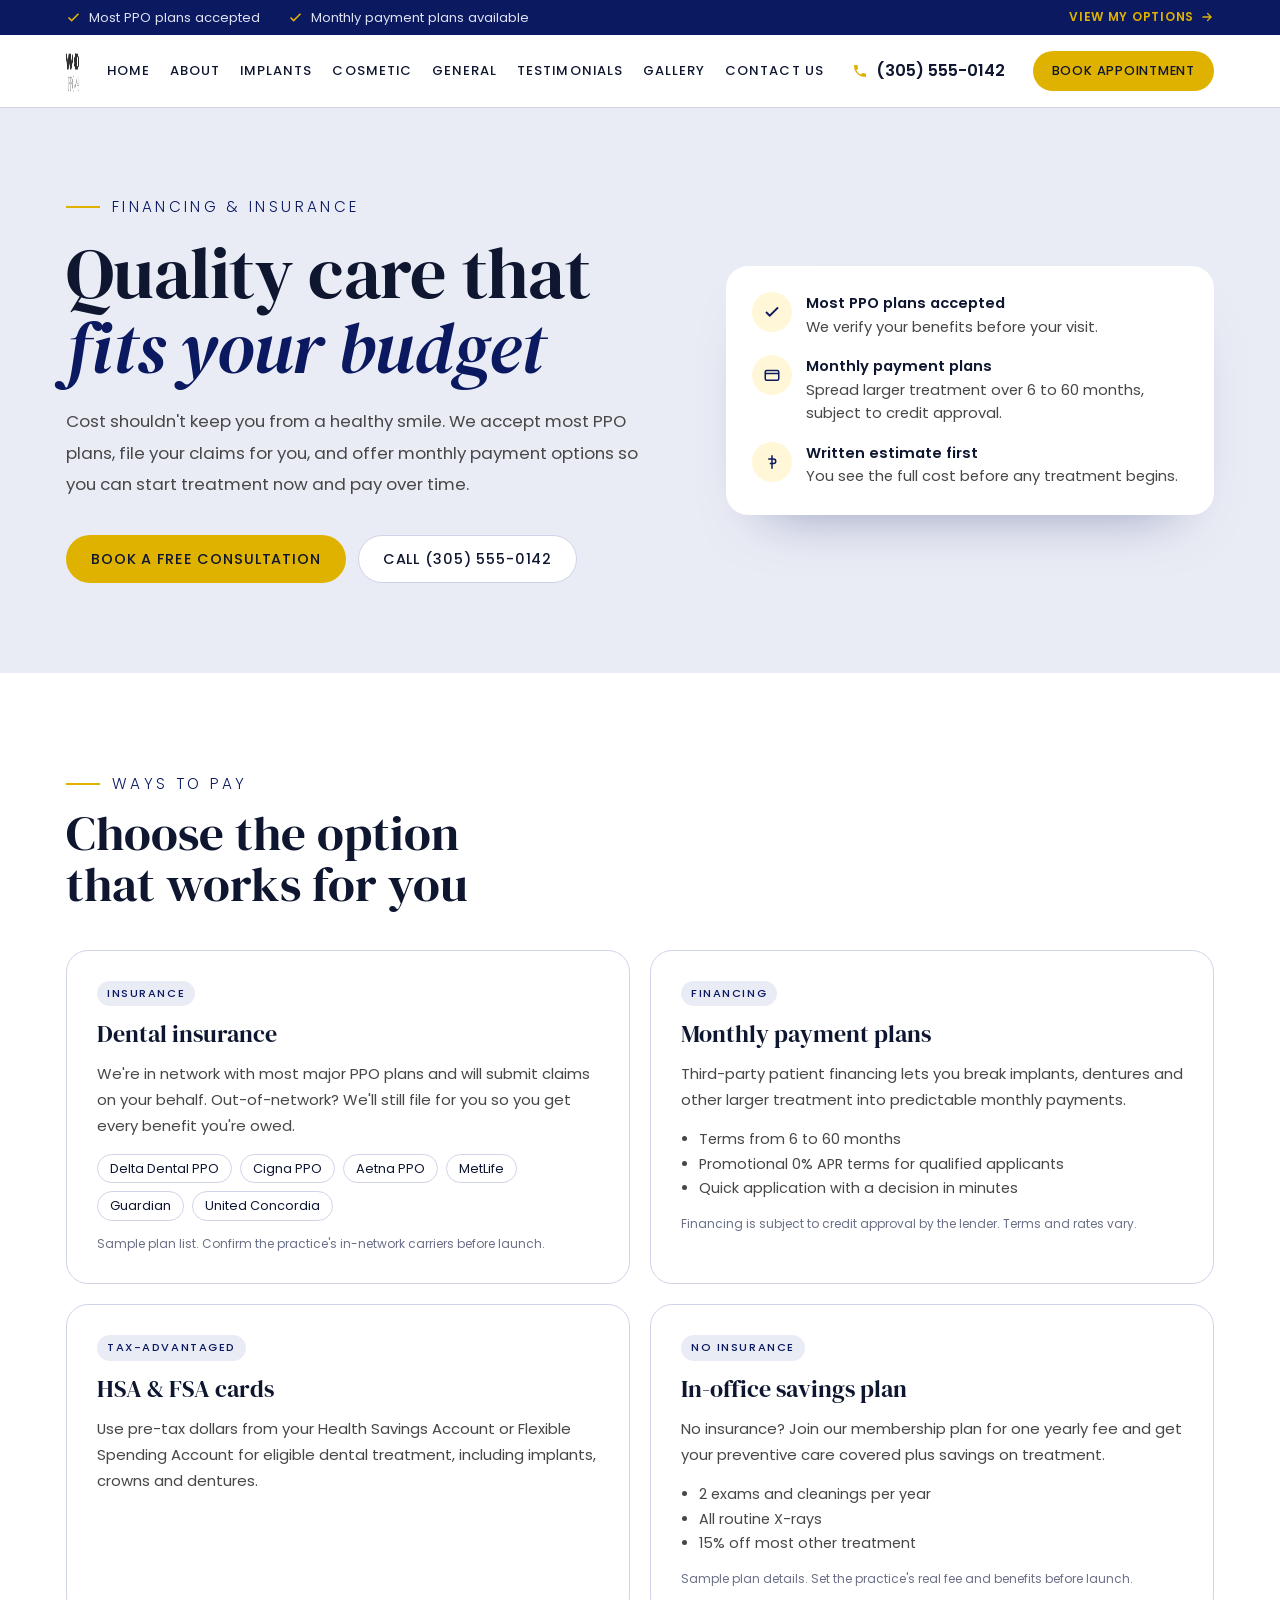
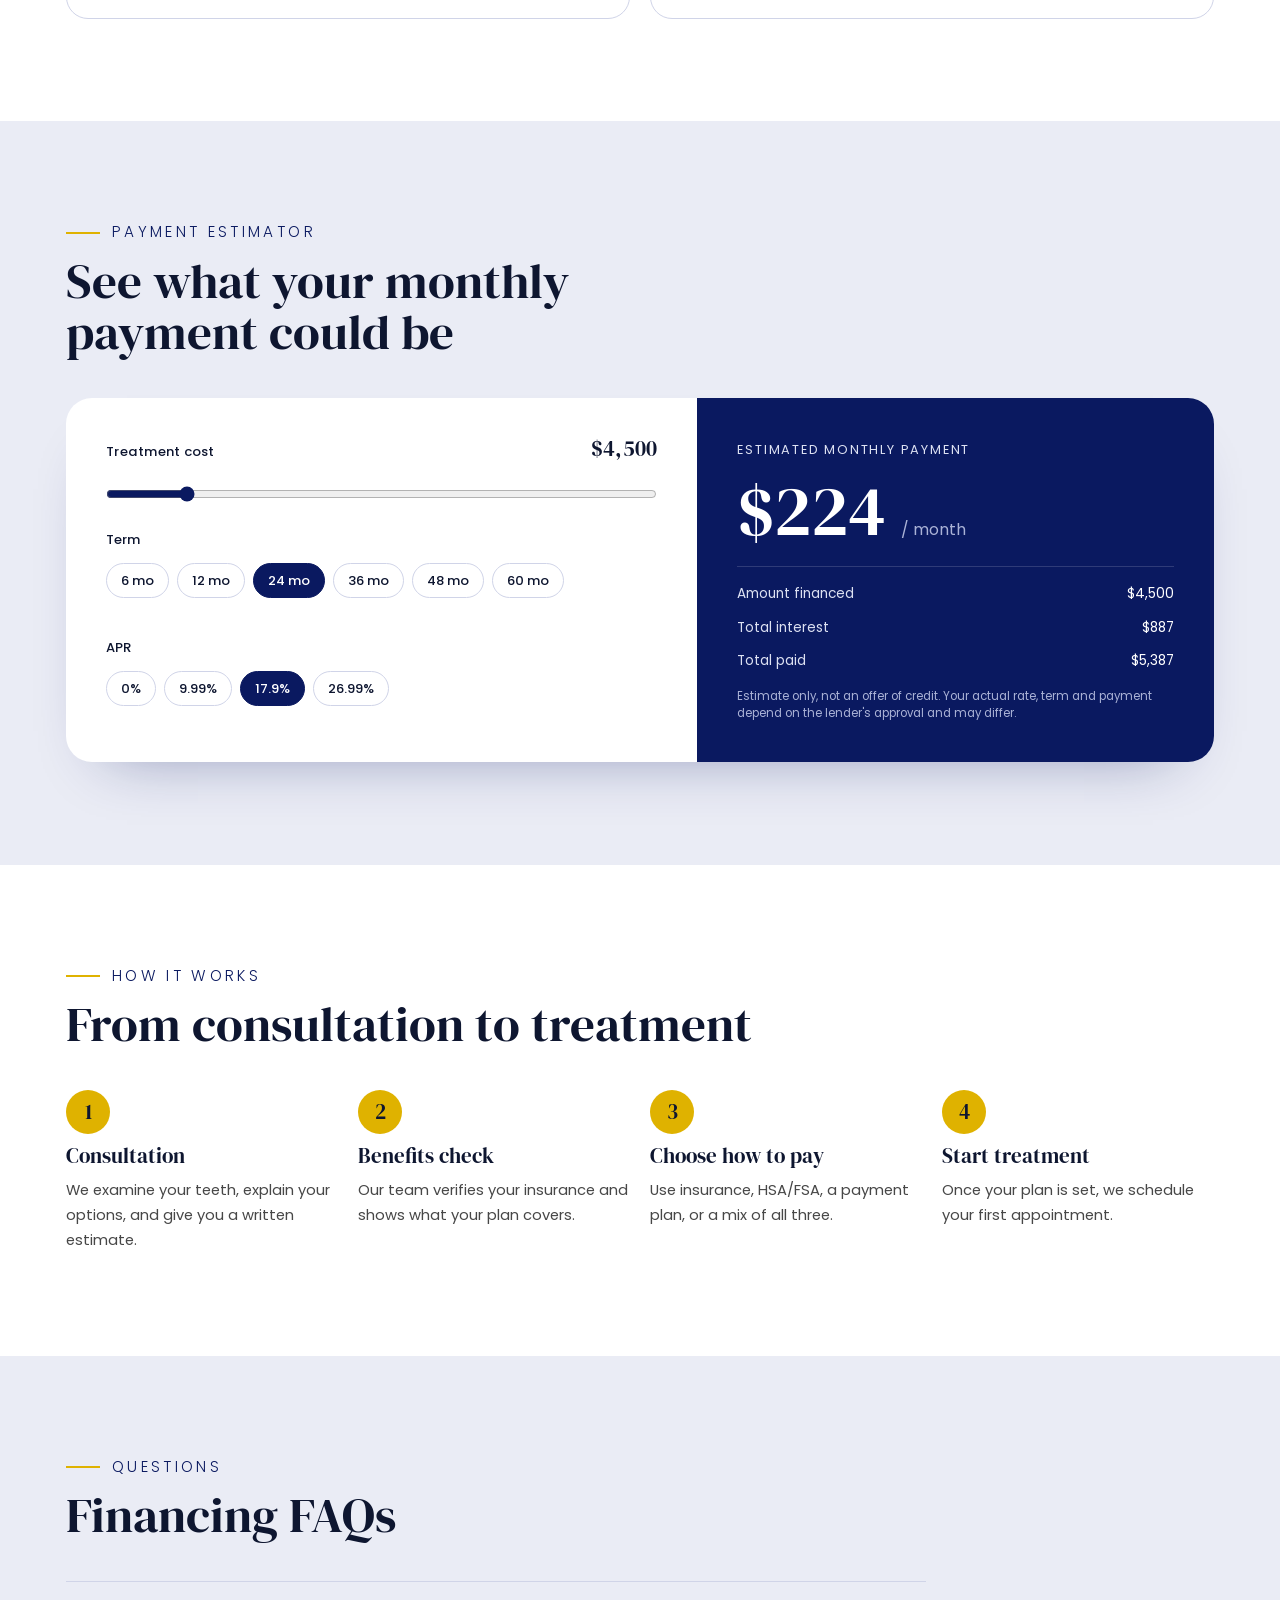
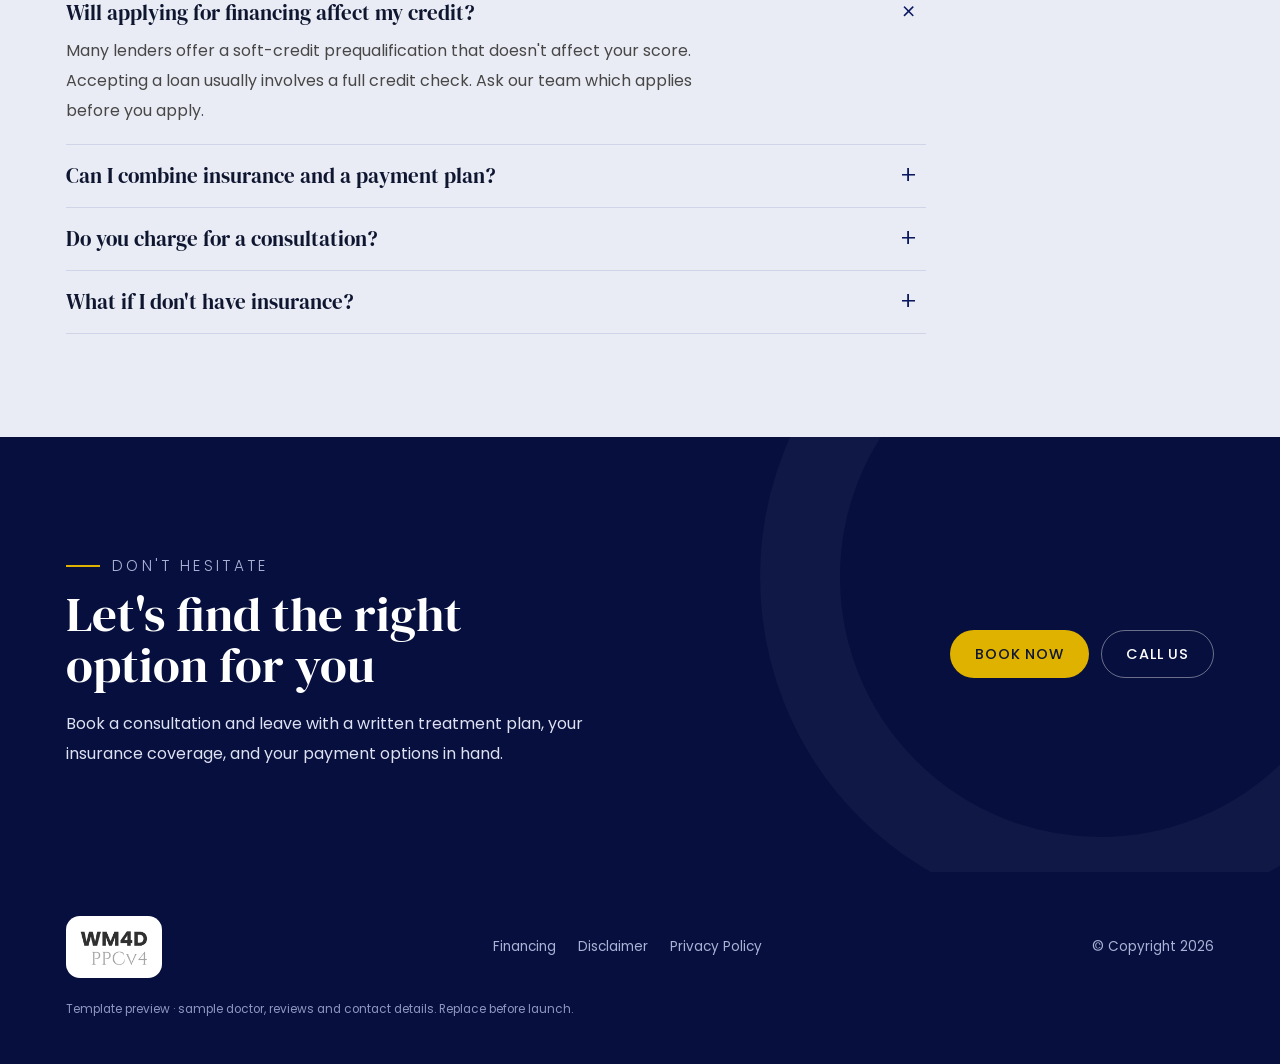
<file: financing.html>
<!doctype html>
<html lang="en">
<head>
<meta charset="utf-8">
<meta name="viewport" content="width=device-width, initial-scale=1, viewport-fit=cover">
<meta name="claude:viewport-fit-sides" content="cover">
<title>Financing · PPCv4 Dental</title>
<link rel="preconnect" href="https://fonts.googleapis.com">
<link rel="preconnect" href="https://fonts.gstatic.com" crossorigin>
<link rel="stylesheet" href="https://fonts.googleapis.com/css2?family=DM+Serif+Display:ital@0;1&family=Poppins:wght@200;300;400;500;600&display=swap">
<link rel="stylesheet" href="styles.css">
<style>html, body { margin: 0 } :root { padding-top: env(safe-area-inset-top, 0px); padding-bottom: env(safe-area-inset-bottom, 0px) } img { max-width: 100% }</style>
</head>
<body>
<div class="masthead"><div class="wrap mh">
  <span class="mh-item"><svg viewBox="0 0 24 24" fill="none" stroke="currentColor" stroke-width="2.6"><path d="M20 6 9 17l-5-5"/></svg>Most PPO plans accepted</span>
  <span class="mh-item mh-hide"><svg viewBox="0 0 24 24" fill="none" stroke="currentColor" stroke-width="2.6"><path d="M20 6 9 17l-5-5"/></svg>Monthly payment plans available</span>
  <a class="mh-link" href="#estimate">View My Options <svg viewBox="0 0 24 24" fill="none" stroke="currentColor" stroke-width="2.2" stroke-linecap="round"><path d="M5 12h14M13 6l6 6-6 6"/></svg></a>
</div></div>

<header class="site">
  <div class="wrap hdr">
    <a class="logo" href="index.html" aria-label="Home"><img src="logo.webp" alt="WM4D PPCv4" width="250" height="169"></a>
    <nav class="main" aria-label="Main">
      <a href="index.html">Home</a><a href="index.html#welcome">About</a><a href="index.html#services">Implants</a><a href="index.html#services">Cosmetic</a><a href="index.html#services">General</a><a href="index.html#reviews">Testimonials</a><a href="index.html#results">Gallery</a><a href="index.html#visit">Contact Us</a>
    </nav>
    <a class="phone" href="tel:+13055550142"><svg viewBox="0 0 24 24" fill="currentColor"><path d="M6.6 10.8a15.1 15.1 0 0 0 6.6 6.6l2.2-2.2c.3-.3.7-.4 1-.2 1.1.4 2.3.6 3.6.6.6 0 1 .4 1 1V20c0 .6-.4 1-1 1A17 17 0 0 1 3 4c0-.6.4-1 1-1h3.5c.6 0 1 .4 1 1 0 1.3.2 2.5.6 3.6.1.3 0 .7-.2 1z"/></svg>(305) 555-0142</a>
    <button class="btn btn-gold" data-open>Book Appointment</button>
    <button class="burger" id="burger" aria-expanded="false" aria-controls="drawer" aria-label="Menu"><svg viewBox="0 0 24 24" fill="none" stroke="currentColor" stroke-width="2" stroke-linecap="round"><path d="M4 7h16M4 12h16M4 17h16"/></svg></button>
  </div>
  <nav class="wrap drawer" id="drawer" aria-label="Mobile" hidden>
    <a href="#top">Home</a><a href="index.html#welcome">About</a><a href="index.html#services">Implants</a><a href="index.html#services">Cosmetic</a><a href="index.html#services">General</a><a href="index.html#reviews">Testimonials</a><a href="index.html#results">Gallery</a><a href="financing.html" aria-current="page">Financing</a><a href="index.html#visit">Contact Us</a>
  </nav>
</header>

<main id="top">
  <section class="f-hero tint">
    <div class="wrap f-hero-grid">
      <div>
        <p class="eyebrow">Financing &amp; insurance</p>
        <h1>Quality care that <em style="font-style:italic;color:var(--royal)">fits your budget</em></h1>
        <p class="lede">Cost shouldn't keep you from a healthy smile. We accept most PPO plans, file your claims for you, and offer monthly payment options so you can start treatment now and pay over time.</p>
        <div class="hero-ctas">
          <button class="btn btn-gold" data-open>Book a Free Consultation</button>
          <a class="btn btn-line" href="tel:+13055550142">Call (305) 555-0142</a>
        </div>
      </div>
      <ul class="f-points">
        <li><span class="dot"><svg viewBox="0 0 24 24" fill="none" stroke="currentColor" stroke-width="2.4"><path d="M20 6 9 17l-5-5"/></svg></span><span><b>Most PPO plans accepted</b>We verify your benefits before your visit.</span></li>
        <li><span class="dot"><svg viewBox="0 0 24 24" fill="none" stroke="currentColor" stroke-width="2"><rect x="3" y="6" width="18" height="13" rx="2"/><path d="M3 10h18"/></svg></span><span><b>Monthly payment plans</b>Spread larger treatment over 6 to 60 months, subject to credit approval.</span></li>
        <li><span class="dot"><svg viewBox="0 0 24 24" fill="none" stroke="currentColor" stroke-width="2"><path d="M12 3v18M7 8h7a3 3 0 0 1 0 6H9"/></svg></span><span><b>Written estimate first</b>You see the full cost before any treatment begins.</span></li>
      </ul>
    </div>
  </section>

  <section class="band">
    <div class="wrap">
      <div class="sec-head"><p class="eyebrow">Ways to pay</p><h2>Choose the option that works for you</h2></div>
      <div class="opts">
        <article>
          <span class="tag">Insurance</span>
          <h3>Dental insurance</h3>
          <p>We're in network with most major PPO plans and will submit claims on your behalf. Out-of-network? We'll still file for you so you get every benefit you're owed.</p>
          <div class="plans"><span>Delta Dental PPO</span><span>Cigna PPO</span><span>Aetna PPO</span><span>MetLife</span><span>Guardian</span><span>United Concordia</span></div>
          <p class="fine">Sample plan list. Confirm the practice's in-network carriers before launch.</p>
        </article>
        <article>
          <span class="tag">Financing</span>
          <h3>Monthly payment plans</h3>
          <p>Third-party patient financing lets you break implants, dentures and other larger treatment into predictable monthly payments.</p>
          <ul><li>Terms from 6 to 60 months</li><li>Promotional 0% APR terms for qualified applicants</li><li>Quick application with a decision in minutes</li></ul>
          <p class="fine">Financing is subject to credit approval by the lender. Terms and rates vary.</p>
        </article>
        <article>
          <span class="tag">Tax-advantaged</span>
          <h3>HSA &amp; FSA cards</h3>
          <p>Use pre-tax dollars from your Health Savings Account or Flexible Spending Account for eligible dental treatment, including implants, crowns and dentures.</p>
        </article>
        <article>
          <span class="tag">No insurance</span>
          <h3>In-office savings plan</h3>
          <p>No insurance? Join our membership plan for one yearly fee and get your preventive care covered plus savings on treatment.</p>
          <ul><li>2 exams and cleanings per year</li><li>All routine X-rays</li><li>15% off most other treatment</li></ul>
          <p class="fine">Sample plan details. Set the practice's real fee and benefits before launch.</p>
        </article>
      </div>
    </div>
  </section>

  <section class="band tint" id="estimate">
    <div class="wrap">
      <div class="sec-head"><p class="eyebrow">Payment estimator</p><h2>See what your monthly payment could be</h2></div>
      <div class="calc">
        <div class="calc-in">
          <label for="c-cost"><span class="row"><span>Treatment cost</span><output class="v" id="c-cost-v" for="c-cost">$4,500</output></span>
            <input type="range" id="c-cost" min="500" max="30000" step="250" value="4500"></label>
          <div><p style="font-size:.82rem;font-weight:500;color:var(--ink);margin-bottom:10px">Term</p>
            <div class="seg" id="c-term" role="group" aria-label="Term in months">
              <button type="button" data-v="6" aria-pressed="false">6 mo</button><button type="button" data-v="12" aria-pressed="false">12 mo</button><button type="button" data-v="24" aria-pressed="true">24 mo</button><button type="button" data-v="36" aria-pressed="false">36 mo</button><button type="button" data-v="48" aria-pressed="false">48 mo</button><button type="button" data-v="60" aria-pressed="false">60 mo</button>
            </div></div>
          <div><p style="font-size:.82rem;font-weight:500;color:var(--ink);margin-bottom:10px">APR</p>
            <div class="seg" id="c-apr" role="group" aria-label="Annual percentage rate">
              <button type="button" data-v="0" aria-pressed="false">0%</button><button type="button" data-v="9.99" aria-pressed="false">9.99%</button><button type="button" data-v="17.9" aria-pressed="true">17.9%</button><button type="button" data-v="26.99" aria-pressed="false">26.99%</button>
            </div></div>
        </div>
        <div class="calc-out" aria-live="polite">
          <span style="font-size:.8rem;letter-spacing:.14em;text-transform:uppercase">Estimated monthly payment</span>
          <div class="big"><span id="c-mo">$224</span> <small>/ month</small></div>
          <dl><dt>Amount financed</dt><dd id="c-amt">$4,500</dd><dt>Total interest</dt><dd id="c-int">$887</dd><dt>Total paid</dt><dd id="c-tot">$5,387</dd></dl>
          <p class="fine">Estimate only, not an offer of credit. Your actual rate, term and payment depend on the lender's approval and may differ.</p>
        </div>
      </div>
    </div>
  </section>

  <section class="band">
    <div class="wrap">
      <div class="sec-head"><p class="eyebrow">How it works</p><h2>From consultation to treatment</h2></div>
      <ol class="steps">
        <li><h3>Consultation</h3><p>We examine your teeth, explain your options, and give you a written estimate.</p></li>
        <li><h3>Benefits check</h3><p>Our team verifies your insurance and shows what your plan covers.</p></li>
        <li><h3>Choose how to pay</h3><p>Use insurance, HSA/FSA, a payment plan, or a mix of all three.</p></li>
        <li><h3>Start treatment</h3><p>Once your plan is set, we schedule your first appointment.</p></li>
      </ol>
    </div>
  </section>

  <section class="band tint">
    <div class="wrap faq">
      <div class="sec-head"><p class="eyebrow">Questions</p><h2>Financing FAQs</h2></div>
      <details open><summary>Will applying for financing affect my credit?</summary><p>Many lenders offer a soft-credit prequalification that doesn't affect your score. Accepting a loan usually involves a full credit check. Ask our team which applies before you apply.</p></details>
      <details><summary>Can I combine insurance and a payment plan?</summary><p>Yes. Insurance pays its share first, and you can finance the remaining balance.</p></details>
      <details><summary>Do you charge for a consultation?</summary><p>We don't charge for giving advice. Call us to discuss any aspect of your dental health and your options for paying for it.</p></details>
      <details><summary>What if I don't have insurance?</summary><p>Our in-office savings plan covers your preventive care for one yearly fee and lowers the cost of most other treatment.</p></details>
    </div>
  </section>

  <section class="band cta">
    <div class="wrap cta-grid">
      <div>
        <p class="eyebrow">Don't hesitate</p>
        <h2>Let's find the right option for you</h2>
        <p>Book a consultation and leave with a written treatment plan, your insurance coverage, and your payment options in hand.</p>
      </div>
      <div class="cta-actions">
        <button class="btn btn-gold" data-open>Book Now</button>
        <a class="btn btn-line" href="tel:+13055550142">Call Us</a>
      </div>
    </div>
  </section>
</main>

<footer>
  <div class="wrap ftr">
    <a class="logo" href="index.html" aria-label="Back to top"><img src="logo.webp" alt="WM4D PPCv4" width="250" height="169"></a>
    <nav aria-label="Footer"><a href="financing.html">Financing</a><a href="#top">Disclaimer</a><a href="#top">Privacy Policy</a></nav>
    <span>© Copyright 2026</span>
  </div>
  <p class="wrap preview-note">Template preview · sample doctor, reviews and contact details. Replace before launch.</p>
</footer>

<div class="thumb" aria-label="Quick contact">
  <a class="btn btn-line" href="sms:+13055550142">Text</a>
  <a class="btn btn-line" href="tel:+13055550142">Call</a>
  <button class="btn btn-gold" data-open>Book</button>
</div>

<dialog id="dlg" aria-labelledby="dlg-h">
  <div class="m-in">
    <div class="m-top"><h2 id="dlg-h" style="font-size:1.9rem">Request appointment</h2><button class="x" id="dlg-x" aria-label="Close">×</button></div>
    <p class="sub">Call us now at <b>(305) 555-0142</b> or fill out the form below and we'll call you back.</p>
    <form class="req" id="req" novalidate>
      <input class="hp" type="text" id="f-website" tabindex="-1" autocomplete="off" aria-hidden="true">
      <label class="f">Full name<input id="f-name" required autocomplete="name"></label>
      <div class="row2">
        <label class="f">Phone<input id="f-phone" type="tel" required autocomplete="tel" inputmode="tel"></label>
        <label class="f">Email<input id="f-email" type="email" required autocomplete="email"></label>
      </div>
      <label class="f">Message<textarea id="f-msg" required placeholder="What can we help you with?"></textarea></label>
      <label class="chk"><input type="checkbox" id="f-sms"><span>I agree to receive appointment reminders and updates by text from Primary PPC. Message and data rates may apply. Reply STOP to opt out.</span></label>
      <label class="chk"><input type="checkbox" id="f-mkt"><span>I agree to receive occasional offers by text and email from Primary PPC. Consent is not required to book.</span></label>
      <p class="err" id="f-err" role="alert"></p>
      <button class="btn btn-gold" type="submit">Request Appointment</button>
    </form>
    <div class="done" id="done" hidden>
      <div class="ck"><svg width="28" height="28" viewBox="0 0 24 24" fill="none" stroke="currentColor" stroke-width="2.5"><path d="M20 6 9 17l-5-5"/></svg></div>
      <h3>Request details captured</h3>
      <p class="sub">This is a template preview, so nothing was sent. On the live site this form goes to the front desk.</p>
      <button class="btn btn-royal" id="done-close">Close</button>
    </div>
  </div>
</dialog>

<script src="site.js"></script>
<script>
(() => {
  const fmt = n => '$' + Math.round(n).toLocaleString('en-US');
  const cost = document.getElementById('c-cost');
  const pick = id => Number(document.querySelector('#' + id + ' [aria-pressed="true"]').dataset.v);
  function calc() {
    const P = Number(cost.value), n = pick('c-term'), apr = pick('c-apr'), r = apr / 1200;
    const mo = r === 0 ? P / n : P * r / (1 - Math.pow(1 + r, -n));
    document.getElementById('c-cost-v').textContent = fmt(P);
    document.getElementById('c-mo').textContent = fmt(mo);
    document.getElementById('c-amt').textContent = fmt(P);
    document.getElementById('c-int').textContent = fmt(mo * n - P);
    document.getElementById('c-tot').textContent = fmt(mo * n);
  }
  ['c-term', 'c-apr'].forEach(id => document.querySelectorAll('#' + id + ' button').forEach(b => b.addEventListener('click', () => {
    document.querySelectorAll('#' + id + ' button').forEach(x => x.setAttribute('aria-pressed', x === b)); calc();
  })));
  cost.addEventListener('input', calc); calc();
})();
</script>
</body>
</html>
</file>
<file: styles.css>
/* Layout: WM4D PPCv4 home — white header with logo, split hero (copy left, arched portrait right), pale-royal bands, deep-royal CTA + footer. Light-only by design to match the template and keep the dark logo legible. */
:root {
  --royal: #0a1960;       /* main blue */
  --royal-deep: #060f3d;  /* CTA band, footer */
  --royal-tint: #eaecf5;  /* section bands */
  --royal-line: #d0d4e8;
  --gold: #dfb200;        /* accent */
  --gold-hover: #c99f00;
  --gold-soft: #fff7d7;   /* template's cream, used sparingly */
  --ink: #0e1630;         /* headings */
  --text: #474747;        /* template body text color */
  --muted: #6b7088;
  --white: #ffffff;
  --display: "DM Serif Display", Georgia, "Times New Roman", serif;
  --body: "Poppins", "Segoe UI", system-ui, sans-serif;
  --wrap: 1180px;
  color-scheme: light;
}
* { box-sizing: border-box }
[hidden] { display: none !important }
body { background: var(--white); color: var(--text); font: 400 16px/1.875 var(--body); }
body::before { content: ""; position: fixed; inset: 0 0 auto; height: env(safe-area-inset-top, 0px); z-index: 60; background: var(--white) }
h1, h2, h3 { font-family: var(--display); font-weight: 400; color: var(--ink); line-height: 1.05; margin: 0; text-wrap: balance }
h1 { font-size: clamp(2.7rem, 5.6vw, 4.6rem); letter-spacing: -0.01em }
h2 { font-size: clamp(2.1rem, 3.8vw, 3.3rem) }
h3 { font-size: 1.5rem; line-height: 1.15 }
p { margin: 0 }
a { color: inherit }
.wrap { max-width: var(--wrap); margin: 0 auto; padding-left: max(16px, env(safe-area-inset-left, 0px)); padding-right: max(16px, env(safe-area-inset-right, 0px)) }
.band { padding-block: clamp(60px, 8vw, 110px) }
.tint { background: var(--royal-tint) }
.eyebrow { font: 300 .95rem/1.2 var(--body); letter-spacing: .22em; text-transform: uppercase; color: var(--royal); display: flex; align-items: center; gap: 12px }
.eyebrow::before { content: ""; width: 34px; height: 2px; background: var(--gold); flex: none }
.lede { font-size: 1.05rem; max-width: 58ch }
:focus-visible { outline: 3px solid var(--gold); outline-offset: 3px; border-radius: 6px }

.btn { display: inline-flex; align-items: center; justify-content: center; gap: 9px; font: 500 .9rem/1 var(--body); letter-spacing: .06em; text-transform: uppercase; padding: 16px 24px; border-radius: 999px; border: 1.5px solid transparent; cursor: pointer; text-decoration: none; white-space: nowrap; transition: background .15s ease, transform .15s ease, border-color .15s ease }
.btn:hover { transform: translateY(-1px) }
.btn svg { width: 17px; height: 17px; flex: none }
.btn-gold { background: var(--gold); color: var(--ink) }
.btn-gold:hover { background: var(--gold-hover) }
.btn-royal { background: var(--royal); color: var(--white) }
.btn-royal:hover { background: var(--royal-deep) }
.btn-line { background: var(--white); color: var(--ink); border-color: var(--royal-line) }
.btn-line:hover { border-color: var(--royal) }
.link { font: 500 .85rem/1 var(--body); letter-spacing: .08em; text-transform: uppercase; color: var(--royal); text-decoration: none; border-bottom: 2px solid var(--gold); padding-bottom: 6px; display: inline-block }

.notice { background: var(--royal-deep); color: #dde1f2; font-size: .78rem; text-align: center; padding-block: 7px }

/* header */
header.site { position: sticky; top: env(safe-area-inset-top, 0px); z-index: 50; background: rgba(255,255,255,.96); backdrop-filter: blur(8px); border-bottom: 1px solid var(--royal-line) }
.hdr { display: flex; align-items: center; gap: 28px; padding-block: 10px }
.logo img { display: block; height: 52px; width: auto }
nav.main { display: flex; gap: 20px; white-space: nowrap; margin-left: auto; font: 500 .82rem/1 var(--body); letter-spacing: .08em; text-transform: uppercase }
nav.main a { text-decoration: none; color: var(--ink); padding-block: 8px; border-bottom: 2px solid transparent }
nav.main a:hover, nav.main a[aria-current] { border-bottom-color: var(--gold) }
.phone { display: inline-flex; align-items: center; gap: 8px; font: 600 1rem/1 var(--body); color: var(--ink); text-decoration: none; white-space: nowrap; font-variant-numeric: tabular-nums }
.phone svg { width: 16px; height: 16px; color: var(--gold) }
.hdr .btn { padding: 13px 18px; font-size: .8rem }
.burger { display: none; margin-left: auto; width: 44px; height: 44px; border-radius: 10px; border: 1px solid var(--royal-line); background: var(--white); cursor: pointer; place-items: center }
.burger svg { width: 22px; height: 22px; color: var(--ink) }
.drawer { border-top: 1px solid var(--royal-line); padding-block: 12px 20px; display: grid; gap: 4px }
.drawer a { text-decoration: none; color: var(--ink); font: 500 .9rem/1 var(--body); letter-spacing: .08em; text-transform: uppercase; padding: 12px 0 }
@media (max-width: 1240px) { nav.main { display: none } .hdr .phone { margin-left: auto } .burger { display: grid; margin-left: 0 } }
@media (max-width: 640px) { .hdr .btn, .hdr .phone { display: none } .burger { margin-left: auto } .logo img { height: 44px } }

/* hero */
.hero { position: relative; overflow: hidden; padding-block: clamp(36px, 6vw, 84px) clamp(56px, 7vw, 100px) }
.hero::after { content: ""; position: absolute; right: 0; top: 0; bottom: 0; width: 24%; background: var(--royal-tint); z-index: -1 }
.hero-grid { display: grid; grid-template-columns: 1fr 1fr; gap: clamp(32px, 5vw, 72px); align-items: center }
.hero-grid > * { min-width: 0 }
.hero h1 { margin-top: 22px }
.hero h1 em { font-style: italic; color: var(--royal) }
.hero .lede { margin-top: 22px }
.hero-ctas { display: flex; flex-wrap: wrap; gap: 12px; margin-top: 34px }
.trust { display: flex; flex-wrap: wrap; gap: 14px 34px; margin-top: 38px; padding-top: 26px; border-top: 1px solid var(--royal-line); font-size: .85rem; line-height: 1.4 }
.trust b { display: block; font: 400 2rem/1 var(--display); color: var(--ink); margin-bottom: 4px; font-variant-numeric: tabular-nums }
.portrait { position: relative; justify-self: stretch; --bleed: calc(max(16px, env(safe-area-inset-right, 0px)) + max(0px, (100vw - var(--wrap)) / 2)); margin-right: calc(-1 * var(--bleed)) }
/* Square frame matches the square photo, so nothing is cropped. Only once the frame would pass 860px tall (viewports around 1800px+) does max-height kick in and object-fit trims top and bottom. */
.portrait .frame { width: 100%; aspect-ratio: 1 / 1; max-height: 860px; border-radius: 9999px 0 0 9999px; overflow: hidden; background: var(--royal-tint); box-shadow: 0 40px 70px -40px rgba(10,25,96,.55) }
.portrait .frame img { width: 100%; height: 100%; object-fit: cover; object-position: 60% 30%; display: block }
.chip { position: absolute; background: var(--white); border-radius: 16px; padding: 14px 16px; box-shadow: 0 18px 40px -18px rgba(14,22,48,.35); display: flex; align-items: center; gap: 12px; font-size: .8rem; line-height: 1.3; color: var(--ink) }
.chip b { font: 400 1.5rem/1 var(--display) }
.chip .stars { color: var(--gold); letter-spacing: 1px; font-size: .85rem }
.chip.a { left: 4%; bottom: 8% }
.chip .dot { width: 38px; height: 38px; border-radius: 50%; background: var(--gold-soft); display: grid; place-items: center; color: var(--royal) }
.chip .dot svg { width: 18px; height: 18px }
@media (max-width: 900px) { .hero-grid { grid-template-columns: 1fr } .hero::after { width: 100%; top: auto; height: 38% } .chip.a { left: 2% } }

/* welcome */
.welcome { display: grid; grid-template-columns: .9fr 1.1fr; gap: clamp(28px, 6vw, 80px); align-items: start }
.welcome > * { min-width: 0 }
.welcome .copy { display: grid; gap: 18px }
.welcome .copy .link { justify-self: start; margin-top: 6px }
@media (max-width: 820px) { .welcome { grid-template-columns: 1fr } }

/* services */
.svc-head { display: flex; justify-content: space-between; align-items: end; gap: 20px; flex-wrap: wrap; margin-bottom: 44px }
.svc-head > div { display: grid; gap: 14px }
.svc { display: grid; grid-template-columns: repeat(4, 1fr); gap: 20px }
.svc article { background: var(--white); border-radius: 22px; padding: 30px 26px; display: grid; gap: 14px; align-content: start; transition: transform .2s ease, box-shadow .2s ease }
.svc article:hover { transform: translateY(-4px); box-shadow: 0 26px 50px -30px rgba(10,25,96,.45) }
.svc .ico { width: 64px; height: 64px; border-radius: 50%; background: var(--royal); color: var(--white); display: grid; place-items: center; position: relative }
.svc .ico::after { content: ""; position: absolute; right: -2px; top: -2px; width: 14px; height: 14px; border-radius: 50%; background: var(--gold); border: 3px solid var(--white) }
.svc .ico svg { width: 30px; height: 30px }
.svc h3 { font-size: 1.45rem }
.svc p { font-size: .92rem; line-height: 1.75 }
.svc .link { justify-self: start; margin-top: 4px }
@media (max-width: 1000px) { .svc { grid-template-columns: repeat(2, 1fr) } }
@media (max-width: 560px) { .svc { grid-template-columns: 1fr } }

/* placeholder slot */
.slot { background: repeating-linear-gradient(135deg, var(--royal-tint) 0 12px, #f4f5fa 12px 24px); display: grid; place-items: center; text-align: center; color: var(--muted); font-size: .82rem; line-height: 1.5; padding: 16px; max-width: 100% }

/* doctor */
.doc { display: grid; grid-template-columns: .85fr 1.15fr; gap: clamp(28px, 6vw, 80px); align-items: center }
.doc > * { min-width: 0 }
.doc .slot { aspect-ratio: 1; border-radius: 26px }
.doc .copy { display: grid; gap: 16px }
.doc .name { margin-top: 4px }
.doc .deg { font: 300 1rem/1 var(--body); letter-spacing: .2em; color: var(--royal); text-transform: uppercase }
.creds { list-style: none; padding: 0; margin: 8px 0; display: grid; gap: 10px }
.creds li { display: flex; gap: 12px; align-items: baseline }
.creds li::before { content: ""; width: 8px; height: 8px; border-radius: 50%; background: var(--gold); flex: none; transform: translateY(-2px) }
@media (max-width: 820px) { .doc { grid-template-columns: 1fr } .doc .slot { aspect-ratio: 16/11 } }

/* reviews */
.rev-top { display: grid; grid-template-columns: 1fr auto; gap: 24px; align-items: end; margin-bottom: 40px }
.rev-top > div:first-child { display: grid; gap: 14px }
.score { display: flex; gap: 14px; align-items: center; background: var(--white); padding: 14px 20px; border-radius: 18px; font-size: .82rem; line-height: 1.4 }
.score b { font: 400 2.6rem/1 var(--display); color: var(--ink) }
.stars { color: var(--gold); letter-spacing: 2px }
.reviews { display: grid; grid-template-columns: repeat(3, 1fr); gap: 20px }
.reviews figure { margin: 0; background: var(--white); border-radius: 22px; padding: 28px; display: grid; gap: 16px; align-content: start; position: relative }
.reviews figure::before { content: "\201C"; font: 400 5rem/1 var(--display); color: var(--gold); position: absolute; top: 10px; right: 22px; opacity: .55 }
.reviews blockquote { margin: 0; font-size: .95rem; line-height: 1.75; color: var(--ink) }
.reviews figcaption { display: flex; justify-content: space-between; align-items: center; font-size: .82rem; color: var(--muted); padding-top: 14px; border-top: 1px solid var(--royal-line) }
.reviews figcaption b { color: var(--ink); font-weight: 600 }
.sample { font-size: .75rem; color: var(--muted); margin-top: 18px }
@media (max-width: 900px) { .reviews { grid-template-columns: 1fr } .rev-top { grid-template-columns: 1fr } .rev-top .score { justify-self: start } }

/* results */
.res { display: grid; grid-template-columns: .85fr 1.15fr; gap: clamp(28px, 6vw, 72px); align-items: center }
.res > * { min-width: 0 }
.res .copy { display: grid; gap: 16px }
.ba { position: relative; aspect-ratio: 27/16; border-radius: 22px; overflow: hidden; user-select: none; max-width: 100%; --pos: 50% }
.ba .side { position: absolute; inset: 0; display: grid; place-items: center; font: 400 1.4rem var(--display) }
.ba .before { background: linear-gradient(160deg, #d8d0b6, #b5aa88); color: #3d3523 }
.ba .after { background: linear-gradient(160deg, #f7f8fc, #d9dcee); color: var(--royal-deep); clip-path: inset(0 0 0 var(--pos)) }
.ba .lbl { position: absolute; top: 16px; font: 500 .72rem/1 var(--body); letter-spacing: .14em; text-transform: uppercase; padding: 8px 12px; border-radius: 999px; background: var(--white); color: var(--ink) }
.ba .lbl.l { left: 16px } .ba .lbl.r { right: 16px; background: var(--gold) }
.ba .handle { position: absolute; top: 0; bottom: 0; left: var(--pos); width: 3px; background: var(--white); transform: translateX(-50%); pointer-events: none }
.ba .handle::after { content: "\2194"; position: absolute; top: 50%; left: 50%; transform: translate(-50%,-50%); width: 46px; height: 46px; border-radius: 50%; background: var(--royal); color: var(--white); display: grid; place-items: center; font-size: 1.2rem; box-shadow: 0 8px 20px rgba(0,0,0,.25) }
.ba input { position: absolute; inset: 0; width: 100%; height: 100%; opacity: 0; cursor: ew-resize; margin: 0 }
@media (max-width: 860px) { .res { grid-template-columns: 1fr } }

/* cta */
.cta { background: var(--royal-deep); color: #dde1f2; position: relative; overflow: hidden }
.cta::before { content: ""; position: absolute; width: 520px; height: 520px; border-radius: 50%; border: 80px solid rgba(255,255,255,.04); right: -160px; top: -200px }
.cta-grid { display: grid; grid-template-columns: 1.2fr .8fr; gap: 32px; align-items: center; position: relative }
.cta-grid > * { min-width: 0 }
.cta h2 { color: var(--white); margin-top: 14px }
.cta .eyebrow { color: #aab2d6 }
.cta p { margin-top: 18px; max-width: 52ch }
.cta-actions { display: flex; flex-wrap: wrap; gap: 12px; justify-content: flex-end }
.cta .btn-line { background: transparent; color: var(--white); border-color: rgba(255,255,255,.4) }
.cta .btn-line:hover { border-color: var(--white) }
@media (max-width: 820px) { .cta-grid { grid-template-columns: 1fr } .cta-actions { justify-content: flex-start } }

/* visit */
.visit { display: grid; grid-template-columns: 1fr 1.1fr; gap: clamp(28px, 6vw, 72px); align-items: start }
.visit > * { min-width: 0 }
.visit .copy { display: grid; gap: 14px }
.addr { font: 400 1.6rem/1.25 var(--display); color: var(--ink) }
.hours { width: 100%; border-collapse: collapse; font-size: .92rem; font-variant-numeric: tabular-nums; margin-top: 8px }
.hours td { padding: 10px 0; border-bottom: 1px solid var(--royal-line) }
.hours td:last-child { text-align: right }
.hours tr.today td { color: var(--royal); font-weight: 600 }
.photos { display: grid; grid-template-columns: 1fr 1fr; gap: 16px }
@media (max-width: 820px) { .visit { grid-template-columns: 1fr } }
@media (max-width: 420px) { .photos { grid-template-columns: 1fr } }
.photos .slot { aspect-ratio: 4/3; border-radius: 20px }
.map { grid-column: 1 / -1; position: relative; display: block; height: 180px; border-radius: 20px; overflow: hidden; border: 1px solid var(--royal-line); text-decoration: none; color: var(--ink) }
.map svg { width: 100%; height: 100%; display: block }
.map-cap { position: absolute; left: 12px; bottom: 12px; right: 12px; display: flex; justify-content: space-between; align-items: center; gap: 12px; flex-wrap: wrap; background: rgba(255,255,255,.95); border-radius: 12px; padding: 10px 14px; font-size: .8rem; line-height: 1.3 }
.map-cap b { font-weight: 600 }
.map-cap span { color: var(--royal); font-weight: 500 }
.map:hover { border-color: var(--royal) }

/* footer */
footer { background: var(--royal-deep); color: #aab2d6; padding-block: 44px 110px; font-size: .85rem }
.ftr { display: flex; flex-wrap: wrap; justify-content: space-between; align-items: center; gap: 20px 36px }
.ftr .logo { background: var(--white); border-radius: 14px; padding: 8px 14px }
.ftr .logo img { height: 46px }
.ftr nav { display: flex; gap: 22px }
.ftr nav a { text-decoration: none } .ftr nav a:hover { color: var(--white) }
@media (min-width: 761px) { footer { padding-bottom: 44px } }

/* mobile bar */
.thumb { position: fixed; left: 0; right: 0; bottom: 0; z-index: 55; display: none; grid-template-columns: 1fr 1fr 1.25fr; gap: 8px; background: var(--white); border-top: 1px solid var(--royal-line); padding: 10px max(12px, env(safe-area-inset-right, 0px)) calc(10px + env(safe-area-inset-bottom, 0px)) max(12px, env(safe-area-inset-left, 0px)) }
.thumb .btn { padding: 14px 8px; font-size: .78rem }
@media (max-width: 760px) { .thumb { display: grid } }

/* modal */
dialog { border: 0; padding: 0; border-radius: 22px; width: min(520px, calc(100vw - 32px)); max-height: calc(100dvh - 32px); background: var(--white); color: var(--text); box-shadow: 0 40px 80px -20px rgba(0,0,0,.45) }
dialog::backdrop { background: rgba(6, 15, 61, .6); backdrop-filter: blur(3px) }
.m-in { padding: 30px; display: grid; gap: 14px }
.m-top { display: flex; justify-content: space-between; gap: 16px; align-items: start }
.x { background: var(--royal-tint); border: 0; width: 38px; height: 38px; border-radius: 50%; cursor: pointer; color: var(--ink); font-size: 1.25rem; flex: none }
.m-in .sub { font-size: .9rem; line-height: 1.6 }
form.req { display: grid; gap: 12px }
.row2 { display: grid; grid-template-columns: 1fr 1fr; gap: 12px }
@media (max-width: 480px) { .row2 { grid-template-columns: 1fr } }
label.f { display: grid; gap: 6px; font-size: .8rem; font-weight: 500; color: var(--ink); line-height: 1.3 }
label.f input, label.f textarea { font: 400 .95rem var(--body); padding: 12px 14px; border-radius: 12px; border: 1px solid var(--royal-line); background: #f6f7fb; color: var(--ink); width: 100% }
label.f textarea { resize: vertical; min-height: 84px }
label.chk { display: grid; grid-template-columns: 20px 1fr; gap: 10px; font-size: .74rem; line-height: 1.5; color: var(--muted) }
label.chk input { width: 18px; height: 18px; margin-top: 2px; accent-color: var(--royal) }
.hp { position: absolute; left: -9999px }
.err { color: #b42318; font-size: .8rem; min-height: 1em; line-height: 1.4 }
.done { text-align: center; display: grid; gap: 12px; padding: 10px 0 }
.done .ck { width: 58px; height: 58px; border-radius: 50%; background: var(--gold-soft); color: var(--royal); display: grid; place-items: center; margin: 0 auto }

@media (prefers-reduced-motion: reduce) { * { transition: none !important; animation: none !important } }

/* masthead */
.masthead { background: var(--royal); color: #dde1f2; font-size: .82rem; line-height: 1.3 }
.mh { display: flex; align-items: center; gap: 10px 28px; padding-block: 9px; flex-wrap: wrap }
.mh-item { display: inline-flex; align-items: center; gap: 8px }
.mh-item svg { width: 15px; height: 15px; color: var(--gold); flex: none }
.mh-link { margin-left: auto; display: inline-flex; align-items: center; gap: 6px; color: var(--gold); font-weight: 600; letter-spacing: .06em; text-transform: uppercase; font-size: .76rem; text-decoration: none; border-bottom: 1px solid transparent; white-space: nowrap }
.mh-link:hover { border-bottom-color: var(--gold) }
.mh-link svg { width: 14px; height: 14px }
@media (max-width: 700px) { .mh-hide { display: none } }
.preview-note { margin-top: 20px; font-size: .74rem; color: #8e96c0 }

/* financing page */
.f-hero { padding-block: clamp(48px, 7vw, 96px) }
.f-hero-grid { display: grid; grid-template-columns: 1.1fr .9fr; gap: clamp(28px, 5vw, 72px); align-items: center }
.f-hero-grid > * { min-width: 0 }
.f-hero h1 { margin-top: 20px }
.f-hero .lede { margin-top: 20px }
.f-points { list-style: none; padding: 26px; margin: 0; background: var(--white); border-radius: 22px; display: grid; gap: 16px; box-shadow: 0 30px 60px -40px rgba(10,25,96,.5) }
.f-points li { display: grid; grid-template-columns: 40px 1fr; gap: 14px; align-items: start; font-size: .92rem; line-height: 1.6 }
.f-points li b { display: block; color: var(--ink); font-weight: 600 }
.f-points .dot { width: 40px; height: 40px; border-radius: 50%; background: var(--gold-soft); color: var(--royal); display: grid; place-items: center }
.f-points .dot svg { width: 18px; height: 18px }
@media (max-width: 860px) { .f-hero-grid { grid-template-columns: 1fr } }
.opts { display: grid; grid-template-columns: repeat(2, 1fr); gap: 20px }
.opts article { border-radius: 22px; padding: 30px; display: grid; gap: 14px; align-content: start; border: 1px solid var(--royal-line); background: var(--white) }
.opts .tag { justify-self: start; font: 500 .7rem/1 var(--body); letter-spacing: .14em; text-transform: uppercase; padding: 7px 10px; border-radius: 999px; background: var(--royal-tint); color: var(--royal) }
.opts p { font-size: .93rem; line-height: 1.75 }
.opts ul { margin: 0; padding-left: 18px; font-size: .9rem; line-height: 1.7 }
.opts .fine { font-size: .75rem; color: var(--muted); line-height: 1.5 }
.plans { display: flex; flex-wrap: wrap; gap: 8px }
.plans span { font-size: .8rem; border: 1px solid var(--royal-line); border-radius: 999px; padding: 5px 12px; color: var(--ink); line-height: 1.4 }
@media (max-width: 760px) { .opts { grid-template-columns: 1fr } }
.calc { display: grid; grid-template-columns: 1.1fr .9fr; gap: 0; border-radius: 26px; overflow: hidden; background: var(--white); box-shadow: 0 30px 60px -40px rgba(10,25,96,.45) }
.calc > * { min-width: 0 }
.calc-in { padding: clamp(24px, 4vw, 40px); display: grid; gap: 22px }
.calc label { display: grid; gap: 10px; font-size: .82rem; font-weight: 500; color: var(--ink); letter-spacing: .02em }
.calc .row { display: flex; justify-content: space-between; align-items: baseline; gap: 12px }
.calc output.v { font: 400 1.4rem/1 var(--display); color: var(--ink); font-variant-numeric: tabular-nums }
.calc input[type=range] { width: 100%; min-width: 0; margin: 0; accent-color: var(--royal) }
.seg { display: flex; flex-wrap: wrap; gap: 8px }
.seg button { font: 500 .82rem/1 var(--body); padding: 10px 14px; border-radius: 999px; border: 1px solid var(--royal-line); background: var(--white); color: var(--ink); cursor: pointer; font-variant-numeric: tabular-nums }
.seg button[aria-pressed="true"] { background: var(--royal); border-color: var(--royal); color: var(--white) }
.calc-out { background: var(--royal); color: #dde1f2; padding: clamp(24px, 4vw, 40px); display: grid; gap: 14px; align-content: center }
.calc-out .big { font: 400 clamp(3rem, 6vw, 4.4rem)/1 var(--display); color: var(--white); font-variant-numeric: tabular-nums }
.calc-out .big small { font: 400 1rem var(--body); color: #aab2d6 }
.calc-out dl { display: grid; grid-template-columns: 1fr auto; gap: 8px 16px; margin: 6px 0 0; font-size: .85rem; font-variant-numeric: tabular-nums; border-top: 1px solid rgba(255,255,255,.15); padding-top: 14px }
.calc-out dd { margin: 0; text-align: right; color: var(--white) }
.calc-out .fine { font-size: .72rem; line-height: 1.5; color: #aab2d6 }
@media (max-width: 820px) { .calc { grid-template-columns: 1fr } }
.steps { list-style: none; padding: 0; margin: 0; display: grid; grid-template-columns: repeat(4, 1fr); gap: 20px; counter-reset: st }
.steps li { display: grid; gap: 10px; align-content: start; font-size: .92rem; line-height: 1.7 }
.steps li::before { counter-increment: st; content: counter(st); width: 44px; height: 44px; border-radius: 50%; display: grid; place-items: center; background: var(--gold); color: var(--ink); font: 400 1.3rem/1 var(--display) }
.steps h3 { font-size: 1.3rem }
@media (max-width: 900px) { .steps { grid-template-columns: repeat(2, 1fr) } }
@media (max-width: 520px) { .steps { grid-template-columns: 1fr } }
.faq > * { max-width: 860px }
.faq details { border-bottom: 1px solid var(--royal-line); padding: 18px 0 }
.faq details:first-of-type { border-top: 1px solid var(--royal-line) }
.faq summary { cursor: pointer; list-style: none; display: grid; grid-template-columns: minmax(0, 1fr) auto; gap: 16px; overflow-wrap: anywhere; font: 400 1.3rem/1.25 var(--display); color: var(--ink) }
.faq summary::-webkit-details-marker { display: none }
.faq summary::after { content: "+"; width: 24px; height: 24px; display: grid; place-items: center; margin-right: 6px; font: 300 1.6rem/1 var(--body); color: var(--royal); transition: transform .2s }
.faq details[open] summary::after { transform: rotate(45deg) }
.faq details p { margin-top: 10px; max-width: 64ch }
.sec-head { display: grid; gap: 14px; margin-bottom: 40px; max-width: 760px }
</file>
